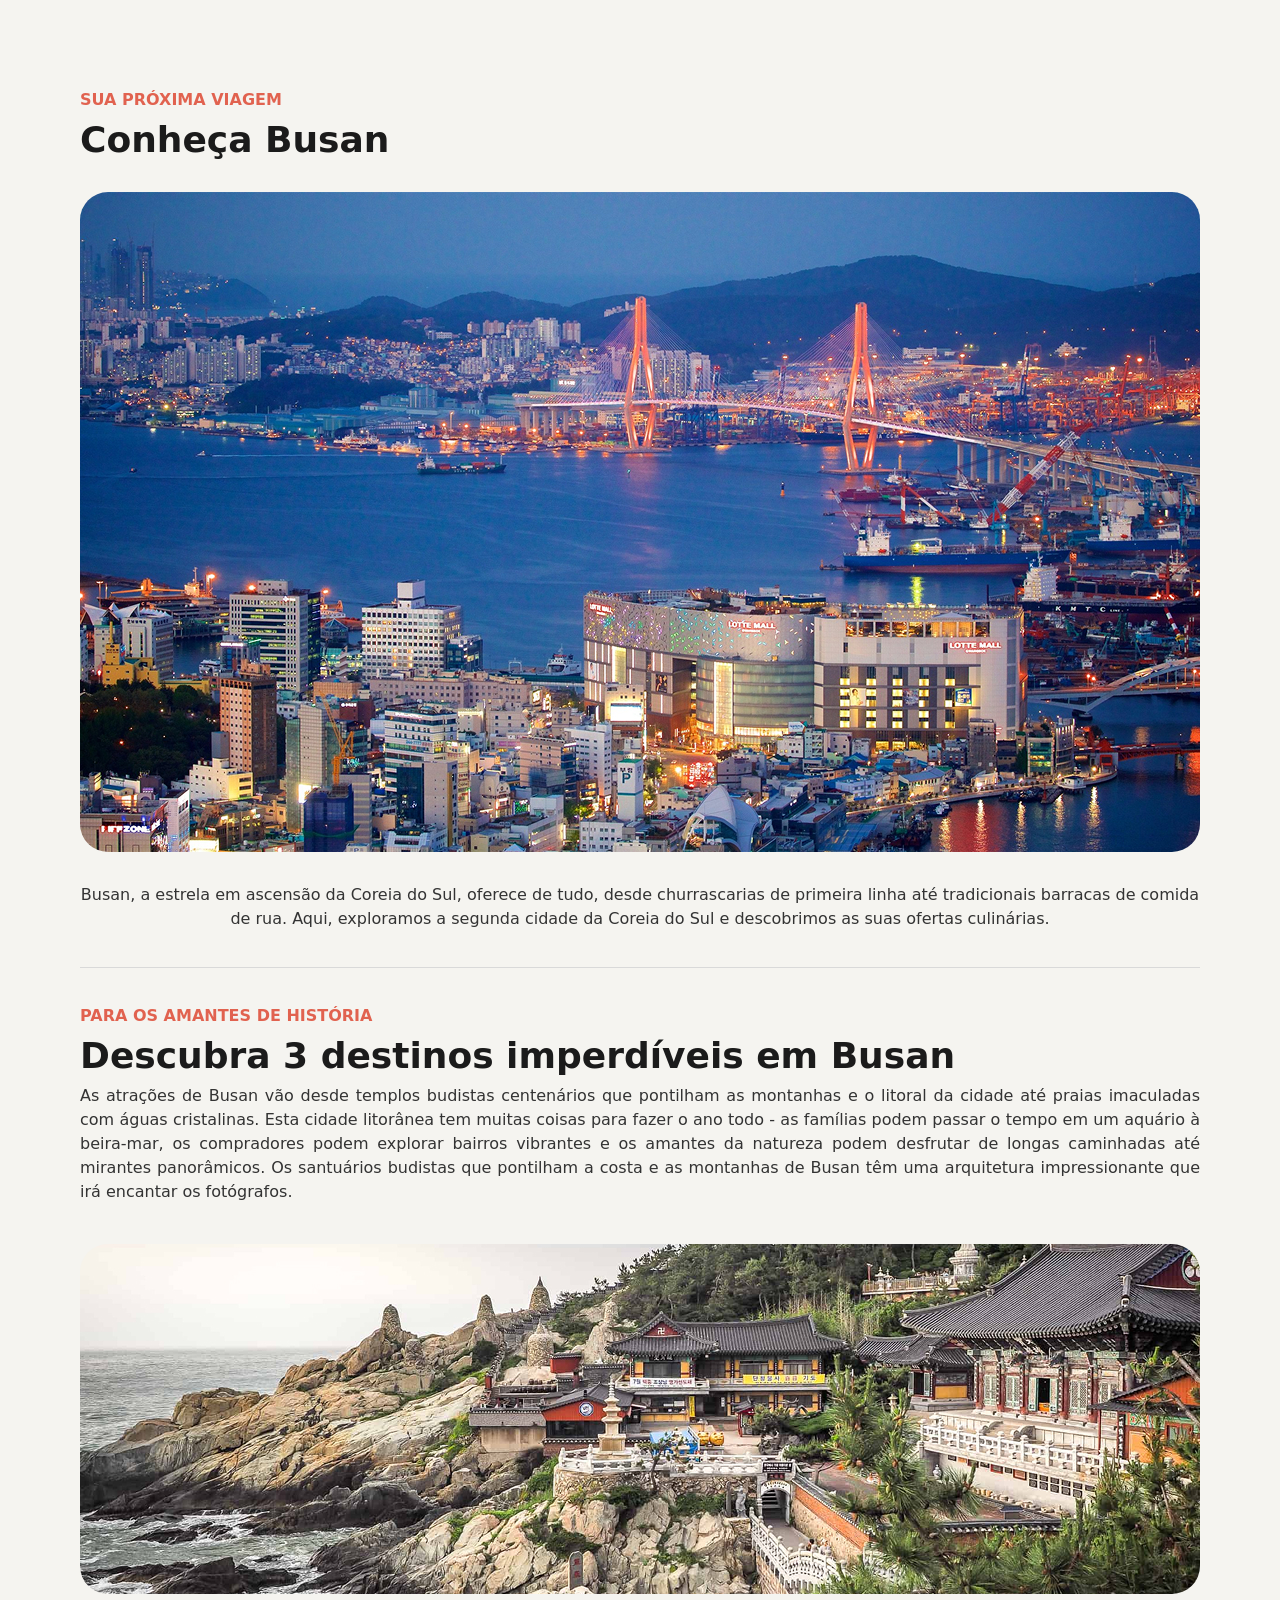
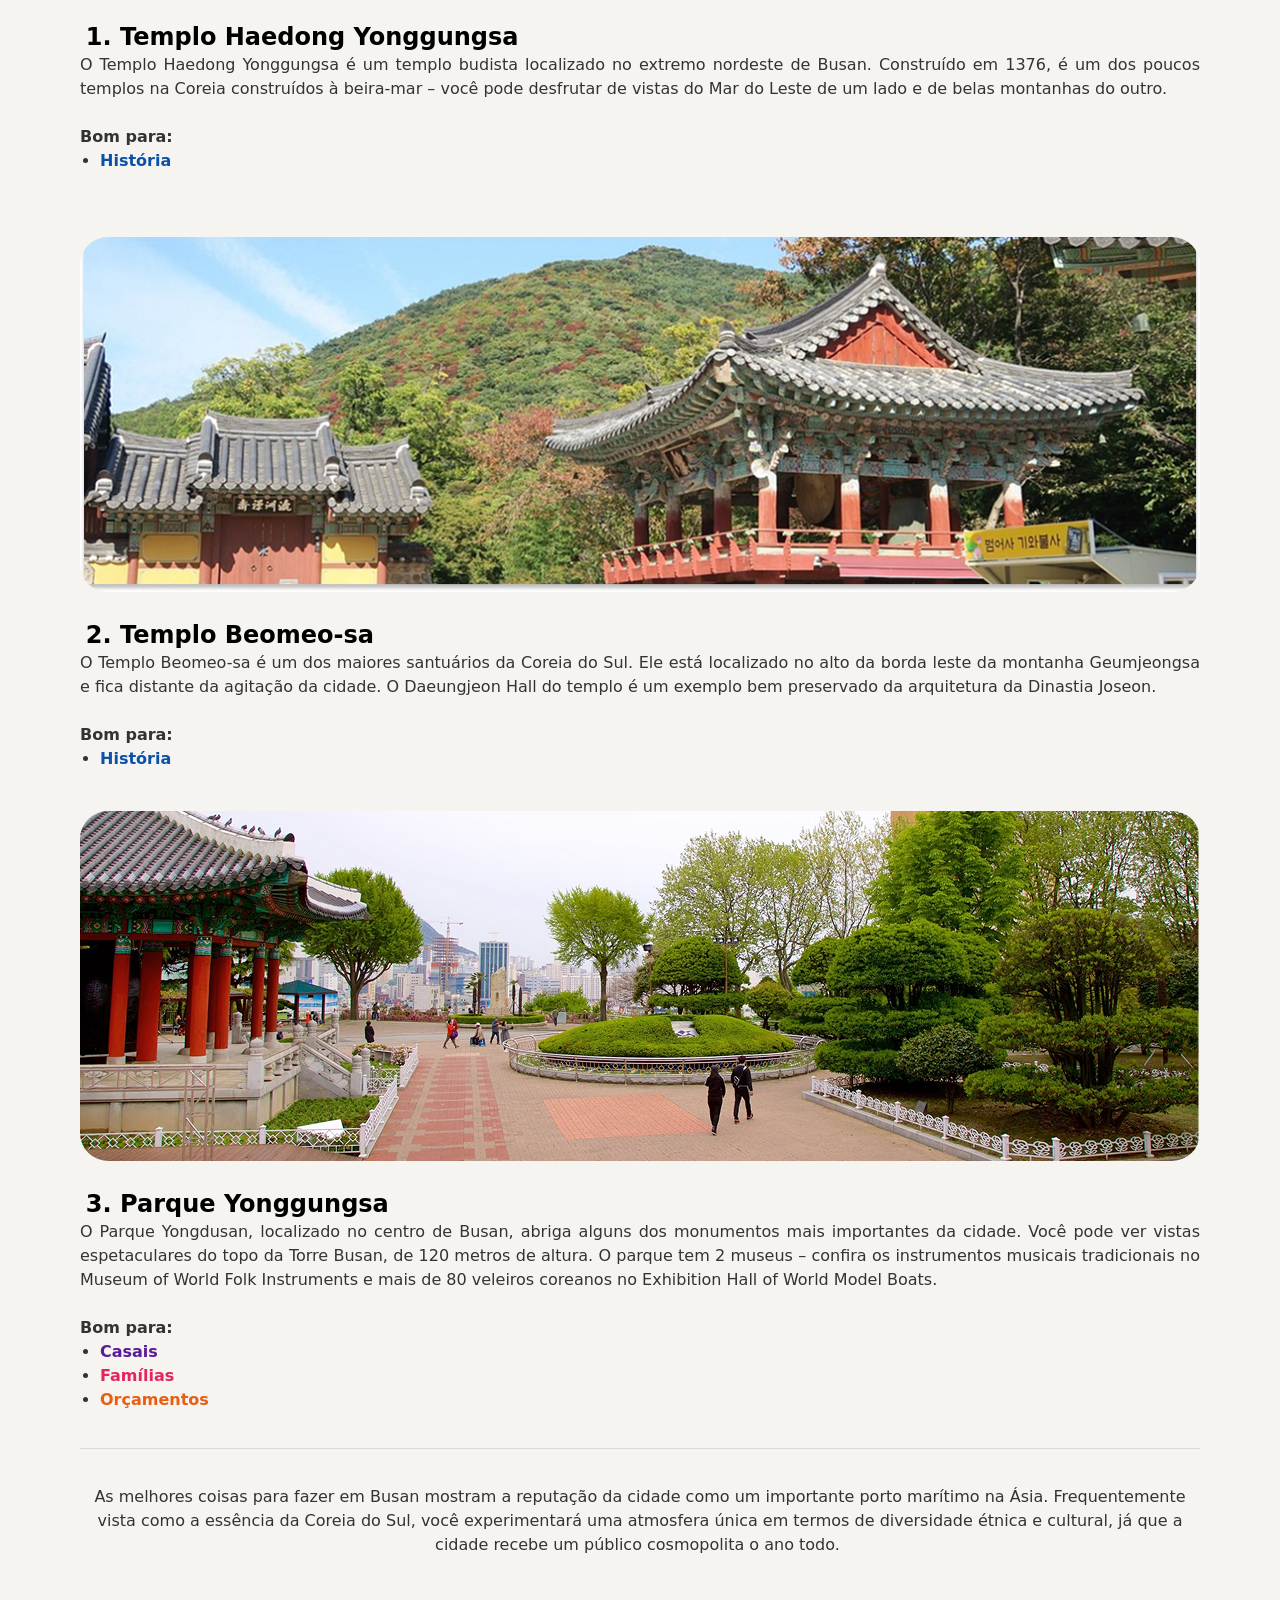
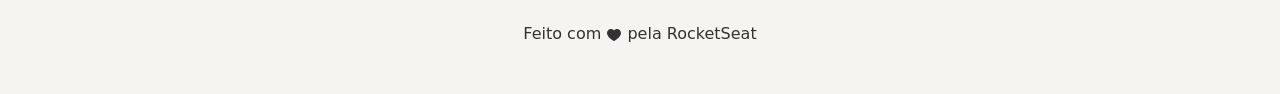
<file: index.html>
<!DOCTYPE html>
<html lang="pt-br">
<head>
  <meta charset="UTF-8">
  <meta name="viewport" content="width=device-width, initial-scale=1.0">
  <title>Local Turístico</title>
  <link rel="stylesheet" href="style.css">

</head>
<body>
  <div id="page">
    <main>
      <section id="content">
        <h3>SUA PRÓXIMA VIAGEM</h3>
        <h1>Conheça Busan</h1>
        <img class="image" src="Assets/image.jpg" alt="Cidade de Busan de noite">
        <p class="text">
          Busan, a estrela em ascensão da Coreia do Sul, oferece de tudo, desde churrascarias de primeira linha até tradicionais barracas de comida de rua. Aqui, exploramos a segunda cidade da Coreia do Sul e descobrimos as suas ofertas culinárias.
        </p>
        <div class="divider"></div>
      </section>
      <section id="intro">
        <h3>PARA OS AMANTES DE HISTÓRIA</h3>
        <h1 class="descubra">Descubra 3 destinos imperdíveis em Busan</h1>
        <p class="informacao">
          As atrações de Busan vão desde templos budistas centenários que pontilham as montanhas e o litoral da cidade até praias imaculadas com águas cristalinas. Esta cidade litorânea tem muitas coisas para fazer o ano todo - as famílias podem passar o tempo em um aquário à beira-mar, os compradores podem explorar bairros vibrantes e os amantes da natureza podem desfrutar de longas caminhadas até mirantes panorâmicos.
          Os santuários budistas que pontilham a costa e as montanhas de Busan têm uma arquitetura impressionante que irá encantar os fotógrafos.
        </p>
      </section>
      <section id="list">
        <img class="image" src="Assets/templo.jpg" alt="Templo Haedong Yongdusan">
        <ol>
          <h2 class="ordenada"><li>Templo Haedong Yonggungsa </li></h2>
          <p class="informacao">
            O Templo Haedong Yonggungsa é um templo budista localizado no extremo nordeste de Busan. Construído em 1376, é um dos poucos templos na Coreia construídos à beira-mar – você pode desfrutar de vistas do Mar do Leste de um lado e de belas montanhas do outro.
            <br><br>
            <strong>Bom para:</strong>
            <ul class="point"> 
              <li class="historia">História</li>
            </ul> 
          </p>
          <img class="image" src="Assets/beomeo-sa.jpg" alt="Templo Beomeo-sa">
          <h2 class="ordenada"><li>Templo Beomeo-sa</li></h2>
          <p class="informacao">
            O Templo Beomeo-sa é um dos maiores santuários da Coreia do Sul. Ele está localizado no alto da borda leste da montanha Geumjeongsa e fica distante da agitação da cidade. O Daeungjeon Hall do templo é um exemplo bem preservado da arquitetura da Dinastia Joseon.
            <br><br>
            <strong>Bom para:</strong> 
            <ul class="point">
              <li class="historia">História</li>
            </ul>
          </p>
          <img class="image" src="Assets/parque.png" alt="Parque Yongdusan">
          <h2 class="ordenada"><li>Parque Yonggungsa</li></h2>
          <p class="informacao">
            O Parque Yongdusan, localizado no centro de Busan, abriga alguns dos monumentos mais importantes da cidade. Você pode ver vistas espetaculares do topo da Torre Busan, de 120 metros de altura. O parque tem 2 museus – confira os instrumentos musicais tradicionais no Museum of World Folk Instruments e mais de 80 veleiros coreanos no Exhibition Hall of World Model Boats.
            <br><br>
            <strong>Bom para:</strong>
            <ul class="point">
              <li class="casais">Casais</li>
              <li class="familias">Famílias</li>
              <li class="orcamentos">Orçamentos</li>
            </ul>
          </p>
        </ol>
        <div class="divider"></div>
        <p class="text">
          As melhores coisas para fazer em Busan mostram a reputação da cidade como um importante porto marítimo na Ásia. Frequentemente vista como a essência da Coreia do Sul, você experimentará uma atmosfera única em termos de diversidade étnica e cultural, já que a cidade recebe um público cosmopolita o ano todo. 
        </p>
      </section>
    </main>
  </div>
  <footer>
    Feito com <img src="Assets/coracao.svg" alt="Coraçãozinho"> pela RocketSeat
  </footer>
</body>
</html>
</file>
<file: style.css>
* {
  margin: 0;
  padding: 0;
}

:root {
  font-family: system-ui, -apple-system, BlinkMacSystemFont, 'Segoe UI', Roboto, Oxygen, Ubuntu, Cantarell, 'Open Sans', 'Helvetica Neue', sans-serif;
  line-height: 150%;
}

body{
  background-color: #f5f4f0;
  margin: auto 80px;

}
#page {
  box-sizing: border-box;
  width: 100%;
  margin: 88px auto 65px;
}

.image {
  border-radius: 28px;
  width: 100%;
  margin-top: 40px;
  margin-bottom: 24px;
}

h3 {
  color: #E1624F;
  font-size: 16px;
  margin-bottom: 16px;
}

h1 {
  color: #1B1B1B;
  font-size: 36px;
}

.descubra {
  margin-bottom: 16px;
}

.text {
  text-align: center;
  font-size: 16px;
  color: #333333;
}

.informacao {
  text-align: justify;
  font-size: 16px;
  color: #333333;
  margin-top: 4px;
}

.divider {
  width: 100%;
  height: 1px;
  margin: 36px 0;
  background-color: #d9d9d9;
}

.ordenada {
  padding-left: 40px;
}

ul{
  padding-left: 20px;
  list-style-type: disc;
}

ul li::marker {
  color: #333333;
}

.historia {
  font-weight: bolder;
  color: #0C51A7;
}

.casais {
  font-weight: bolder;
  color: #591B98;
}

.familias {
  font-weight: bolder;
  color: #E5245E;
}

.orcamentos {
  font-weight: bolder;
  color: #E95E10;
}

footer {
  text-align: center;
  margin-bottom: 48px;
  color: #333333;
}

footer img {
  vertical-align: middle;
}
</file>
